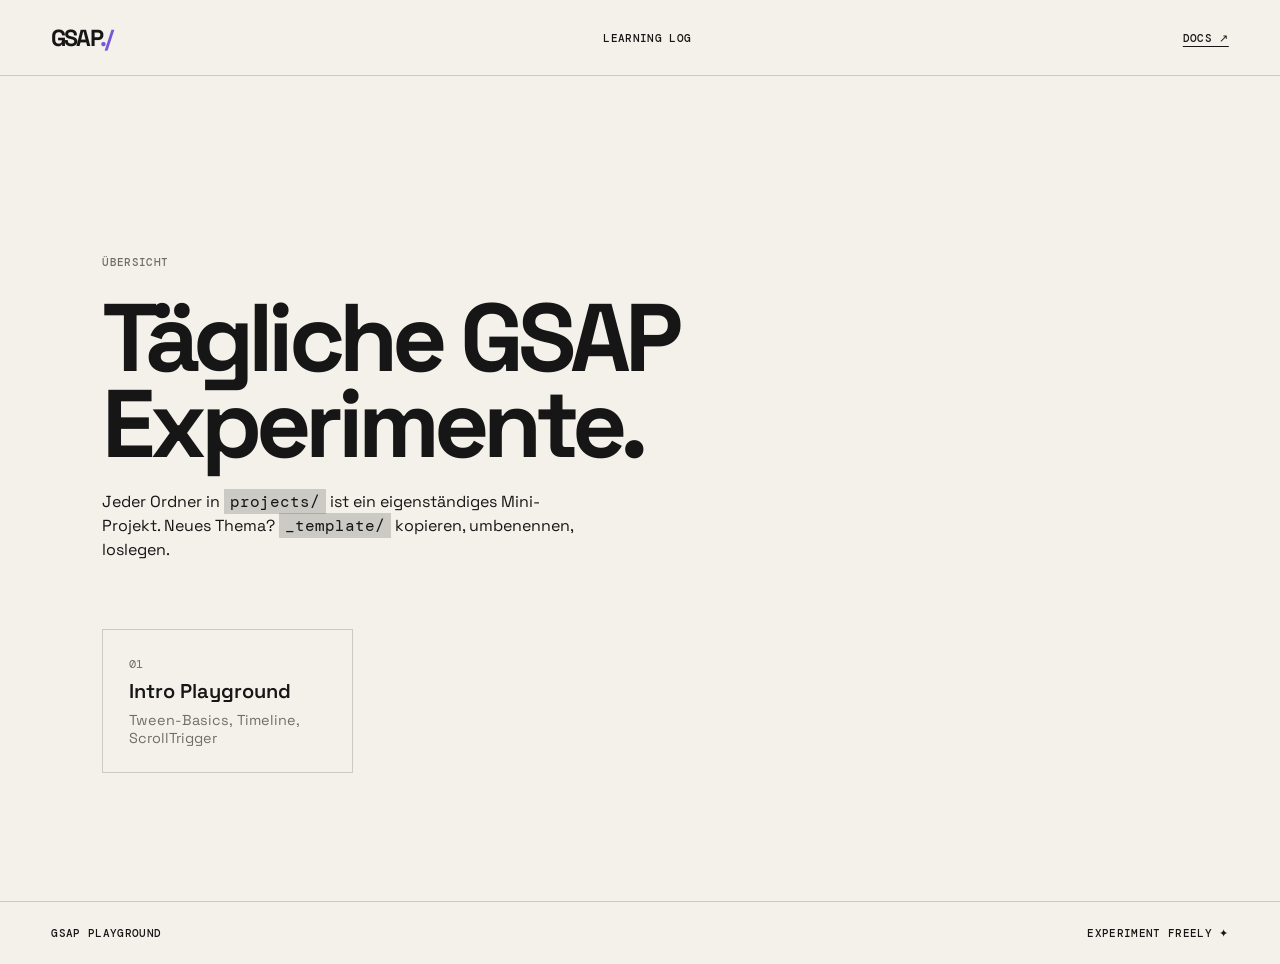
<file: index.html>
<!DOCTYPE html>
<html lang="de">
  <head>
    <meta charset="UTF-8" />
    <meta name="viewport" content="width=device-width, initial-scale=1.0" />
    <meta name="description" content="Übersicht meiner täglichen GSAP-Übungsprojekte" />
    <title>GSAP Playground — Übersicht</title>
    <link rel="icon" type="image/svg+xml" href="favicon.svg" />
    <link rel="stylesheet" href="shared/base.css" />
    <link rel="stylesheet" href="styles.css" />
  </head>
  <body>
    <header class="site-header">
      <a class="brand" href="#top">GSAP<span>./</span></a>
      <p class="header-label">Learning Log</p>
      <a class="header-link" href="https://gsap.com/docs/" target="_blank" rel="noreferrer">Docs ↗</a>
    </header>

    <main id="top">
      <section class="intro-section">
        <p class="eyebrow">Übersicht</p>
        <h1>Tägliche GSAP<br />Experimente.</h1>
        <p class="intro">
          Jeder Ordner in <code>projects/</code> ist ein eigenständiges Mini-Projekt.
          Neues Thema? <code>_template/</code> kopieren, umbenennen, loslegen.
        </p>
      </section>

      <ul class="project-grid">
        <li class="project-card">
          <a href="projects/01-intro-playground/">
            <span class="project-number">01</span>
            <span class="project-title">Intro Playground</span>
            <span class="project-desc">Tween-Basics, Timeline, ScrollTrigger</span>
          </a>
        </li>
        <!-- Neues Projekt? Hier einen weiteren <li class="project-card"> ergänzen. -->
      </ul>
    </main>

    <footer><span>GSAP Playground</span><span>Experiment freely ✦</span></footer>
  </body>
</html>
</file>
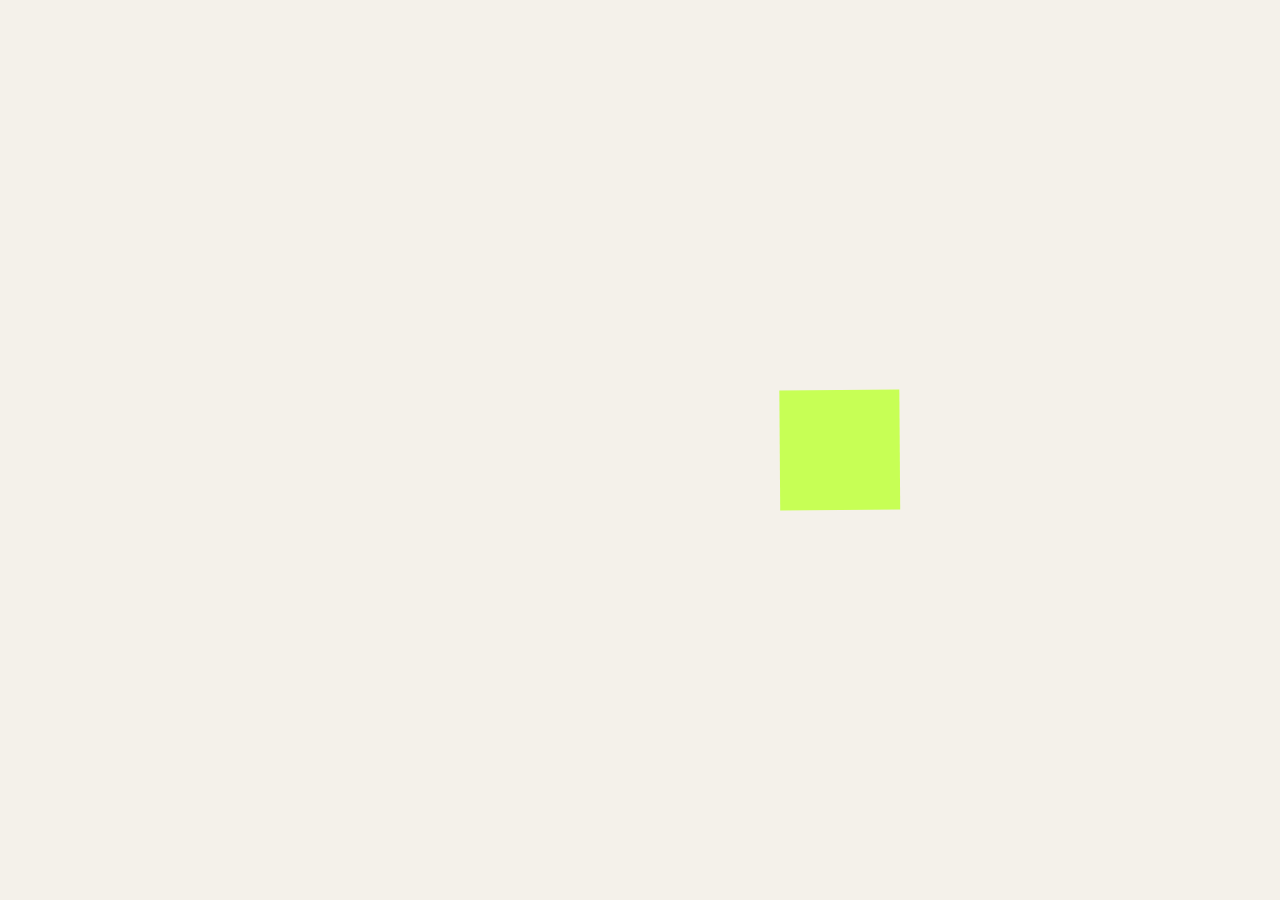
<file: _template/index.html>
<!DOCTYPE html>
<html lang="de">
  <head>
    <meta charset="UTF-8" />
    <meta name="viewport" content="width=device-width, initial-scale=1.0" />
    <title>GSAP · Neues Projekt</title>
    <link rel="icon" type="image/svg+xml" href="../../favicon.svg" />
    <link rel="stylesheet" href="styles.css" />
  </head>
  <body>
    <main>
      <div class="box"></div>
    </main>

    <script src="https://cdn.jsdelivr.net/npm/gsap@3.14.2/dist/gsap.min.js"></script>
    <!-- Weitere Plugins bei Bedarf ergänzen, z.B.: -->
    <!-- <script src="https://cdn.jsdelivr.net/npm/gsap@3.14.2/dist/ScrollTrigger.min.js"></script> -->
    <script src="script.js"></script>
  </body>
</html>
</file>
<file: shared/base.css>
@import url("https://fonts.googleapis.com/css2?family=DM+Mono:wght@400;500&family=Space+Grotesk:wght@400;500;600;700&display=swap");

:root {
  --ink: #161616;
  --paper: #f4f1ea;
  --lime: #c7ff55;
  --purple: #aa8cff;
  --orange: #ff825c;
  --line: rgba(22, 22, 22, .18);
}

* {
  box-sizing: border-box;
}

html {
  scroll-behavior: smooth;
}

body {
  margin: 0;
  color: var(--ink);
  background: var(--paper);
  font-family: "Space Grotesk", sans-serif;
}

button, a {
  font: inherit;
}

a {
  color: inherit;
  text-decoration: none;
}

.site-header {
  height: 76px;
  padding: 0 4vw;
  border-bottom: 1px solid var(--line);
  display: flex;
  align-items: center;
  justify-content: space-between;
  position: relative;
  z-index: 5;
}

.brand {
  font-size: 1.45rem;
  font-weight: 700;
  letter-spacing: -.08em;
}

.brand span {
  color: #7557da;
}

.header-label, .header-link, .eyebrow, footer {
  font: 500 .7rem "DM Mono", monospace;
  letter-spacing: .03em;
  text-transform: uppercase;
}

.header-link {
  text-decoration: underline;
  text-underline-offset: 4px;
}

.eyebrow {
  margin: 0 0 1.6rem;
  color: #716e69;
}

footer {
  padding: 1.5rem 4vw;
  display: flex;
  justify-content: space-between;
  border-top: 1px solid var(--line);
}

@media (max-width: 700px) {
  .header-label {
    display: none;
  }
}
</file>
<file: styles.css>
.intro-section {
  padding: 14vw 8vw 4vw;
  max-width: 900px;
}

.intro-section h1 {
  font-size: clamp(3rem, 8vw, 6rem);
  line-height: .9;
  letter-spacing: -.06em;
  margin: 0 0 1.4rem;
}

.intro-section .intro {
  max-width: 480px;
  line-height: 1.5;
}

.intro-section code {
  font-family: "DM Mono", monospace;
  background: var(--line);
  padding: .1em .35em;
}

.project-grid {
  list-style: none;
  margin: 0;
  padding: 0 8vw 10vw;
  display: grid;
  grid-template-columns: repeat(auto-fill, minmax(240px, 1fr));
  gap: 1.5rem;
}

.project-card a {
  display: flex;
  flex-direction: column;
  gap: .4rem;
  padding: 1.6rem;
  border: 1px solid var(--line);
  height: 100%;
  transition: transform .2s, border-color .2s;
}

.project-card a:hover {
  transform: translateY(-3px);
  border-color: var(--ink);
}

.project-number {
  font: .75rem "DM Mono", monospace;
  color: #716e69;
}

.project-title {
  font-size: 1.25rem;
  font-weight: 600;
}

.project-desc {
  font-size: .9rem;
  color: #716e69;
}
</file>
<file: _template/styles.css>
@import url("../../shared/base.css");

main {
  min-height: 100vh;
  display: grid;
  place-items: center;
}

.box {
  width: 120px;
  height: 120px;
  background: var(--lime);
}
</file>
